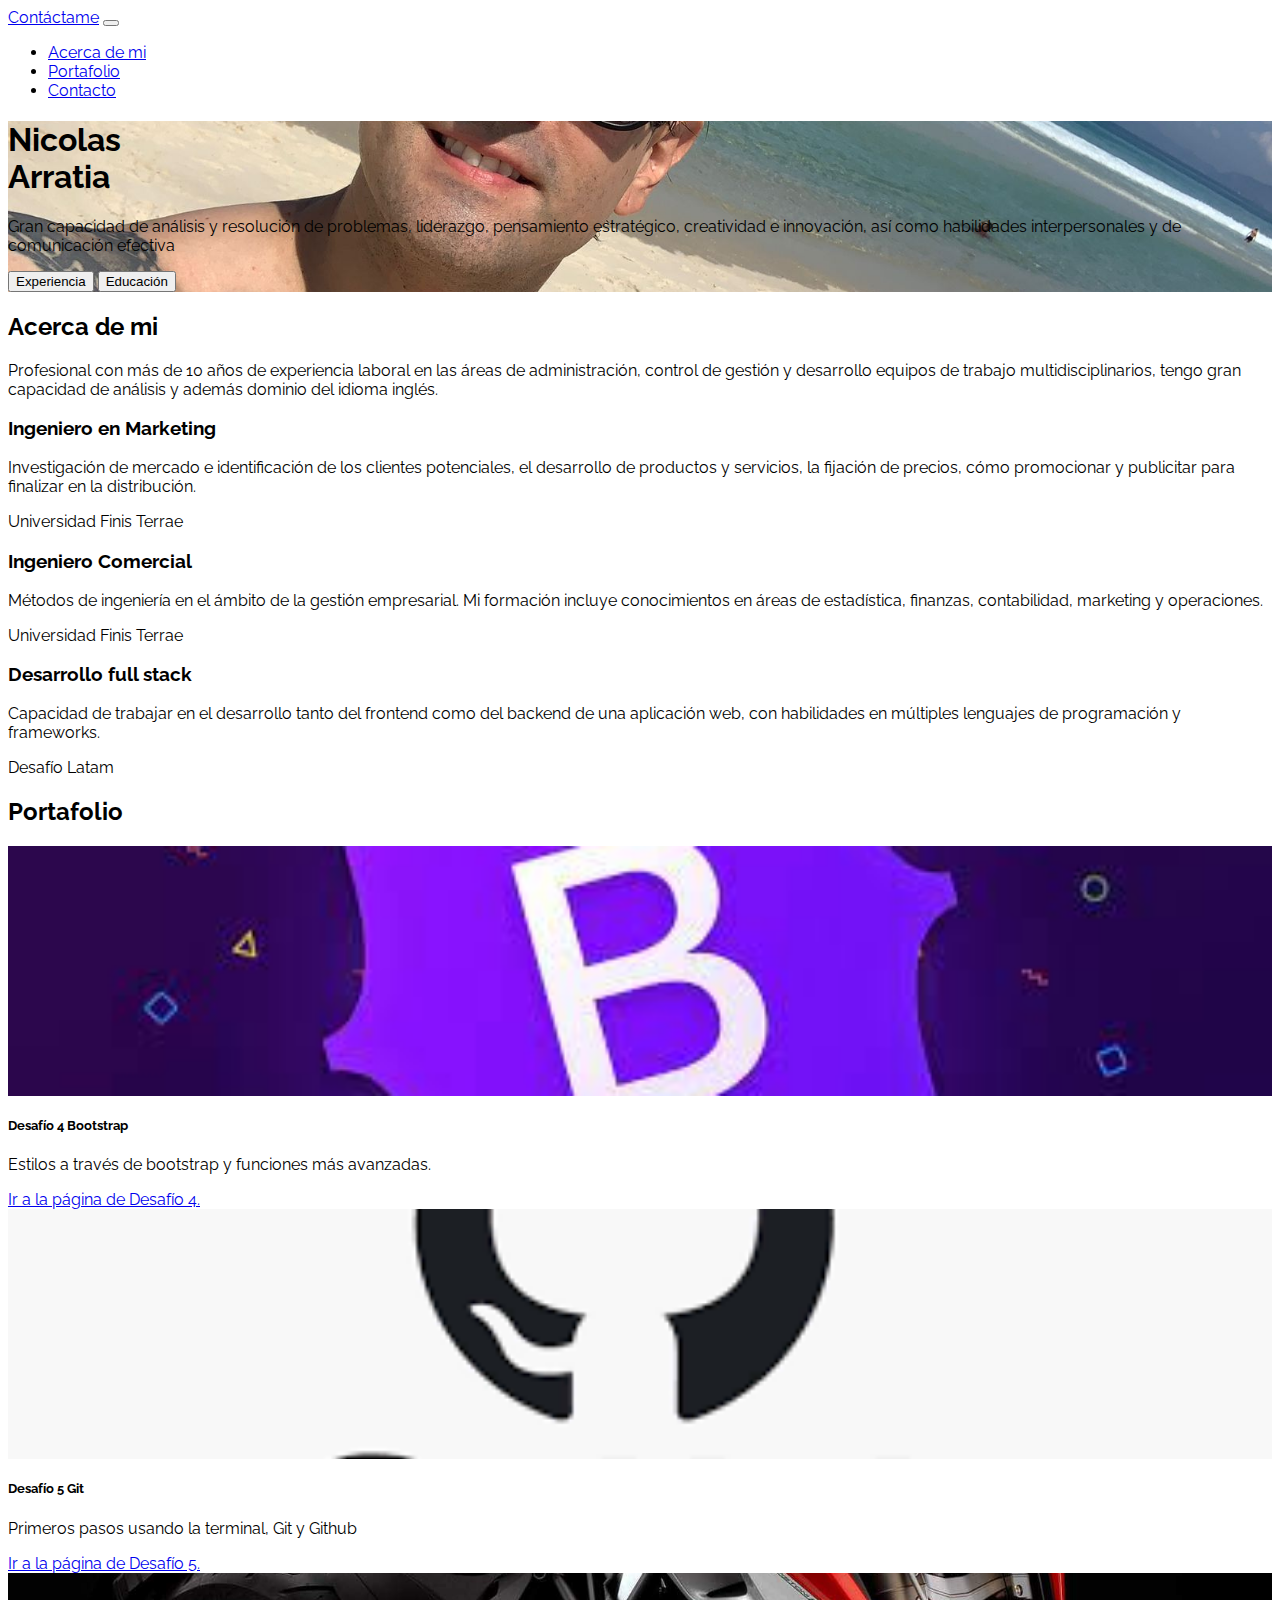
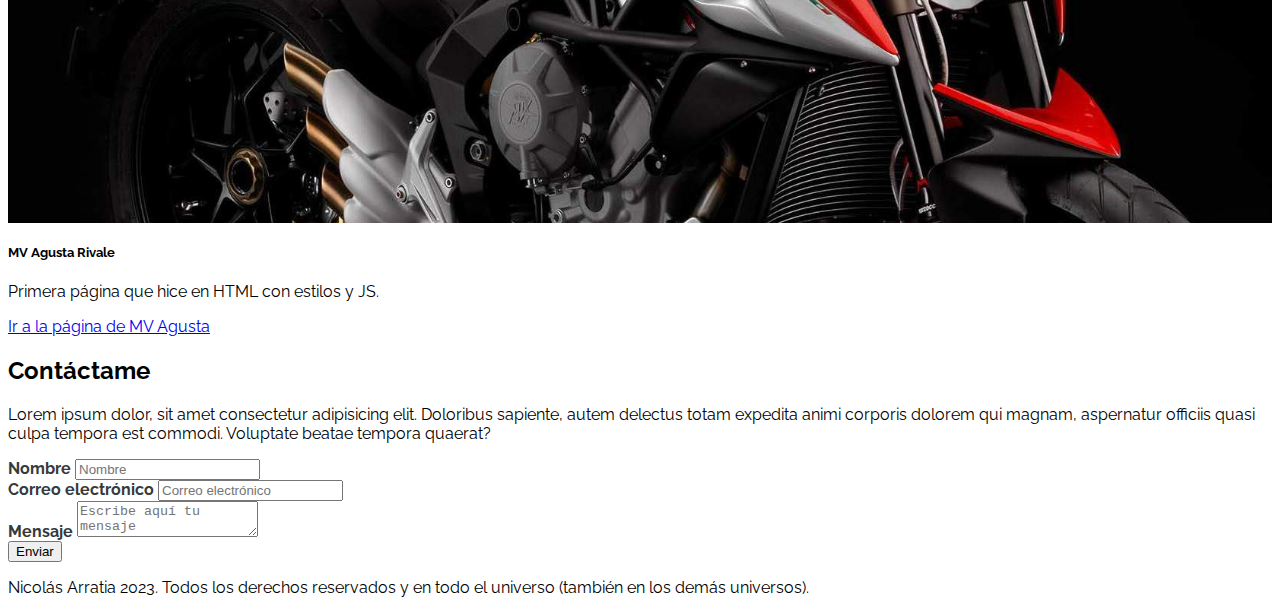
<file: index.html>
<!DOCTYPE html>
<html lang="es">

<head>
    <meta charset="UTF-8">
    <meta http-equiv="X-UA-Compatible" content="IE=edge">
    <meta name="viewport" content="width=device-width, initial-scale=1.0">
    <link rel="preconnect" href="https://fonts.googleapis.com">
    <link rel="preconnect" href="https://fonts.gstatic.com" crossorigin>
    <link href="https://fonts.googleapis.com/css2?family=Raleway:wght@400;700&display=swap" rel="stylesheet">
    <link href="https://cdn.jsdelivr.net/npm/bootstrap@5.1.3/dist/css/bootstrap.min.css" rel="stylesheet"
        integrity="sha384-1BmE4kWBq78iYhFldvKuhfTAU6auU8tT94WrHftjDbrCEXSU1oBoqyl2QvZ6jIW3" crossorigin="anonymous">
    <title>Nicolás Arratia</title>
    <link rel="stylesheet" href="https://cdnjs.cloudflare.com/ajax/libs/font-awesome/5.9.0/css/all.min.css"
        integrity="sha512-q3eWabyZPc1XTCmF+8/LuE1ozpg5xxn7iO89yfSOd5/oKvyqLngoNGsx8jq92Y8eXJ/IRxQbEC+FGSYxtk2oiw=="
        crossorigin="anonymous" referrerpolicy="no-referrer" />
    <link rel="stylesheet" href="assets/css/estilos.css">
    <link rel="shortcut icon" href="./assets/img/1238950.png" type="image/x-icon">
</head>

<body>
    <nav class="navbar navbar-expand-lg navbar-dark bg-dark fixed-top">
        <div class="container">
            <a class="navbar-brand fw-bold" href="#Contacto">Contáctame</a>
            <button class="navbar-toggler" type="button" data-bs-toggle="collapse"
                aria-controls="navbarSupportedContent" aria-expanded="false" aria-label="Toggle navigation">
                <span class="navbar-toggler-icon"></span>
            </button>
            <div class="collapse navbar-collapse" id="navbarSupportedContent">
                <ul class="navbar-nav ms-auto mb-2 mb-lg-0 fs-5">
                    <li class="nav-item">
                        <a class="nav-link" href="Acerca-de-mi">Acerca de mi</a>
                    </li>
                    <li class="nav-item">
                        <a class="nav-link" href="Mis-trabajos">Portafolio</a>
                    </li>
                    <li class="nav-item">
                        <a class="nav-link" href="Contacto">Contacto</a>
                    </li>

                </ul>

            </div>
        </div>
    </nav>

    <header id="Hero-Section" class="text-light text-end py-5 mt-5">
        <div class="container">
            <div class="ms-auto col-12 col-md-7 ">
                <h1 class="display-1 fw-bold my-5">
                    Nicolas<br> Arratia
                </h1>
                <p class="my-5">
                    Gran capacidad de análisis y resolución de problemas, liderazgo, pensamiento estratégico, creatividad e innovación, así como habilidades interpersonales y de comunicación efectiva</p>
                <div class="mb-5 pb-5">
                    <button class="btn btn-lg btn-outline-info text-light me-4">Experiencia</button>
                    <button class="btn btn-lg btn-info text-light">Educación</button>
                </div>
            </div>
        </div>
    </header>


    <section id="Acerca-de-mi" class="container text-center my-5">


        <h2 class="display-3 fw-bold my-4">Acerca de mi</h2>

        <p class="my-4">
            Profesional con más de 10 años de experiencia laboral en las áreas de administración, control de gestión y desarrollo equipos de trabajo multidisciplinarios, tengo gran capacidad de análisis y además dominio del idioma inglés.</p>


        <div class="row">
            <div class="col-12 col-md-4">
                <i class="fas fa-camera fa-3x my-3"></i>
                <h3 class="my-3 fw-bold">Ingeniero en Marketing</h3>
                <p class="my-3">
                    Investigación de mercado e identificación de los clientes potenciales, el desarrollo de productos y servicios, la fijación de precios, cómo promocionar y publicitar para finalizar en la distribución.
                </p> Universidad Finis Terrae<br>
            </div>
            <div class="col-12 col-md-4">
                <i class="fas fa-bullhorn fa-3x my-3"></i>
                <h3 class="my-3 fw-bold">Ingeniero Comercial</h3>
                <p class="my-3">
                    Métodos de ingeniería en el ámbito de la gestión empresarial. Mi formación incluye conocimientos en áreas de estadística, finanzas, contabilidad, marketing y operaciones.
                </p> Universidad Finis Terrae<br>
            </div>
            <div class="col-12 col-md-4">
                <i class="far fa-map fa-3x my-3"></i>
                <h3 class="my-3 fw-bold">Desarrollo full stack</h3>
                <p class="my-3">
                Capacidad de trabajar en el desarrollo tanto del frontend como del backend de una aplicación web, con habilidades en múltiples lenguajes de programación y frameworks.
                </p>Desafío Latam<br>
            </div>
        </div>
    </section>


    <section id="Mis-trabajos" class="my-5 p-5 bg-info">

        <h2 class="display-4 fw-bold text-center text-light mb-3">Portafolio</h2>

        <div class="row">
            <div class="col-12 col-sm-4 py-2">
                <div class="card">
                    <div class="image-top" style="background-image: url(assets/img/bs.jpg)"></div>
                    <div class="card-body">
                        <h5 class="card-title fw-bold">Desafío 4 Bootstrap</h5>
                        <p class="card-text">
                            Estilos a través de bootstrap y funciones más avanzadas.
                        </p>
                        <a href="./fdsw-github/index.html">Ir a la página de Desafío 4.</a>
                    </div>
                </div>
            </div>
            <div class="col-12 col-sm-4 py-2">
                <div class="card">
                    <div class="image-top" style="background-image: url(assets/img/descarga.png)"></div>
                    <div class="card-body">
                        <h5 class="card-title fw-bold">Desafío 5 Git</h5>
                        <p class="card-text">
                            Primeros pasos usando la terminal, Git y Github
                        </p>
                        <a href="./fdsw-github/index.html">Ir a la página de Desafío 5.</a>
                    </div>
                </div>
            </div>
            <div class="col-12 col-sm-4 py-2">
                <div class="card">
                    <div class="image-top" style="background-image: url(assets/img/MV\ Agusta\ Rivale\ 800\ \ 13\ \ 4.jpg)"></div>
                    <div class="card-body">
                        <h5 class="card-title fw-bold">MV Agusta Rivale</h5>
                        <p class="card-text">
                            Primera página que hice en HTML con estilos y JS.
                        </p>
                        <a href="./Carpeta blog/Index.html">Ir a la página de MV Agusta</a>

                    </div>
                </div>
            </div>
        </div>

    </section>



    <section id="Contacto" class="container my-5">

        <h2 class="display-4 fw-bold text-center my-4">Contáctame</h2>

        <p class="text-center my-4 d-none d-md-block">Lorem ipsum dolor, sit amet consectetur adipisicing elit.
            Doloribus
            sapiente, autem delectus totam expedita
            animi corporis dolorem qui magnam, aspernatur officiis quasi culpa tempora est commodi. Voluptate beatae
            tempora quaerat?</p>

        <form>


            <div class="form-group mb-4">
                <label class="mb-2">Nombre</label>
                <input class="form-control" placeholder="Nombre">
            </div>

            <div class="form-group mb-4">
                <label class="mb-2">Correo electrónico</label>
                <input class="form-control" placeholder="Correo electrónico" />
            </div>


            <div class="form-group">
                <label class="mb-2">Mensaje</label>
                <textarea class="form-control" placeholder="Escribe aquí tu mensaje"></textarea>
            </div>

            <div class="my-3 text-end">
                <button class="btn btn-info text-light">Enviar</button>
            </div>



        </form>

    </section>



    <footer class="bg-dark text-center text-light p-4">
        <p class="mb-0">Nicolás Arratia 2023. Todos los derechos reservados y en todo el universo (también en los demás universos).</p>
    </footer>


    <script src="https://cdn.jsdelivr.net/npm/bootstrap@5.1.3/dist/js/bootstrap.bundle.min.js"
        integrity="sha384-ka7Sk0Gln4gmtz2MlQnikT1wXgYsOg+OMhuP+IlRH9sENBO0LRn5q+8nbTov4+1p"
        crossorigin="anonymous"></script>
</body>

</html>
</file>
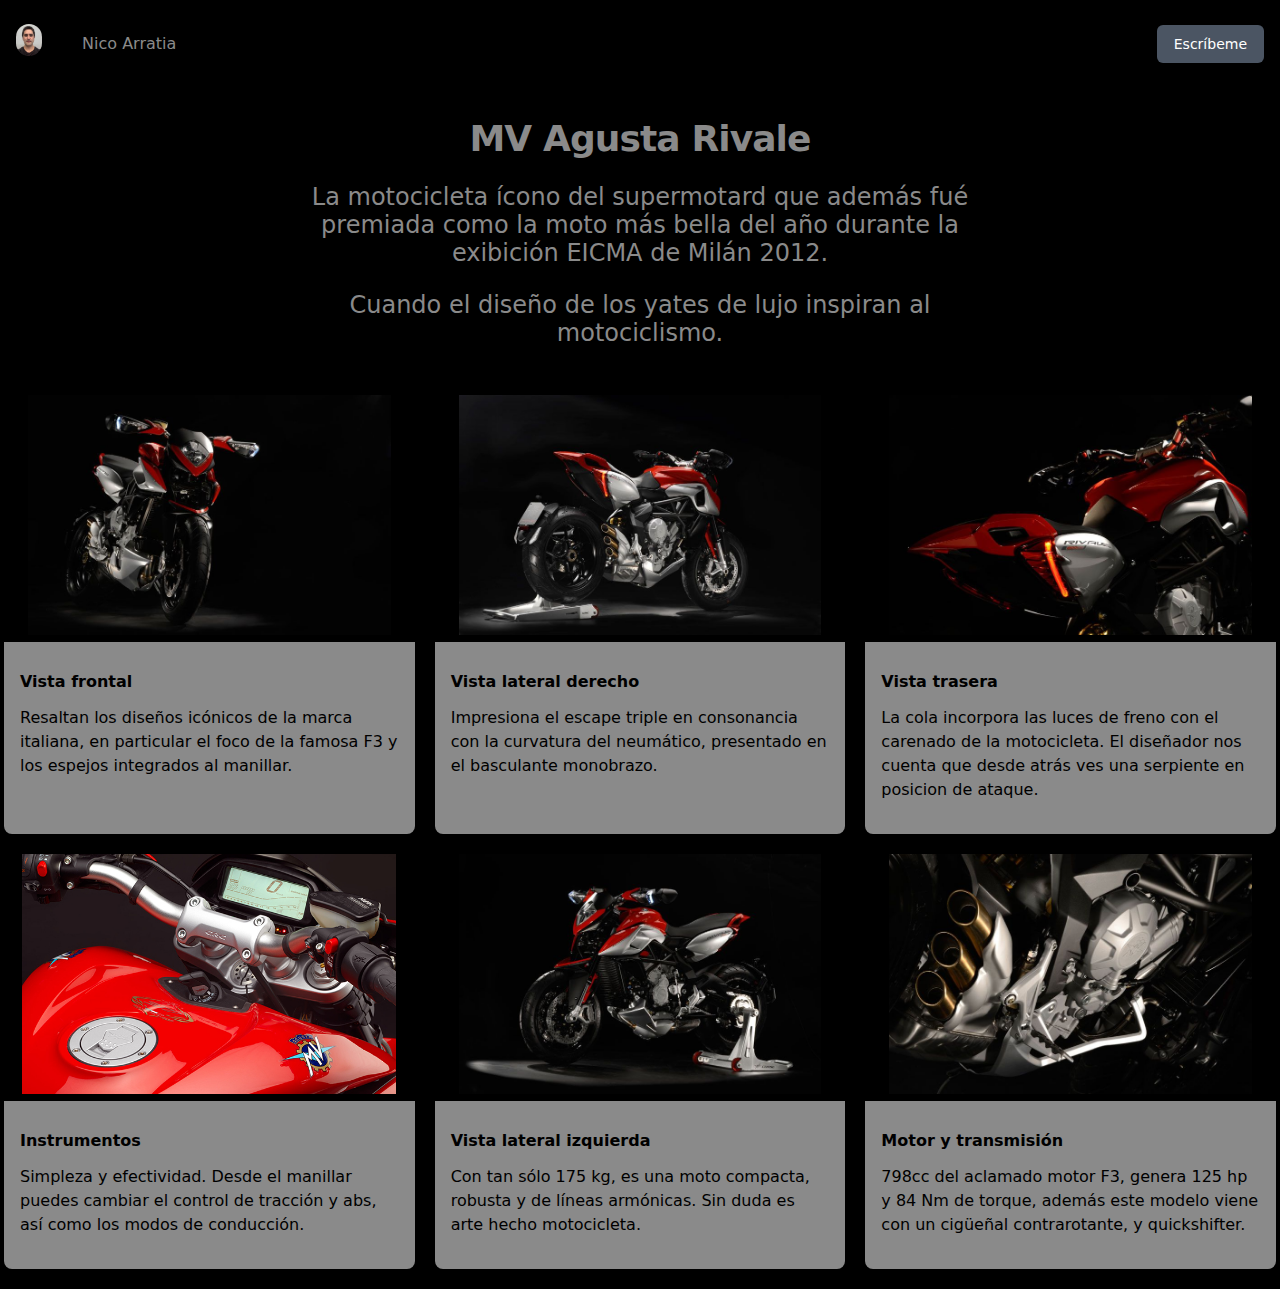
<file: Carpeta blog/Index.html>
<!DOCTYPE html>
<html lang="es">
<head>
    <meta charset="UTF-8">
    <link rel="stylesheet" href="Styles.css">
    <meta http-equiv="X-UA-Compatible" content="IE=edge">
    <meta name="viewport" content="width=device-width, initial-scale=1.0">
    <title>Rivale 800</title>
</head>
<body>
    <header> 
        <nav>
            <div class="left-nav">
                <div class="image-content">
                    <a href="nicoarratia.html">
                        <img class="profile-pic"src="./img/nicocara.jpeg"alt="foto del autor">
                    </a>
                </div>
                <div class="name-content">    
                    <a href="nicoarratia.html">
                        Nico Arratia
                    </a>
                </div>
            </div>    
            <div class="contact-content">
                <a href="nicolas.andres.arratia@gmail.com">Escríbeme
                </a>
            </div>         
        </nav>
    </header>

<main>
    <div class="blog-description">
        <h1>
        MV Agusta Rivale
        </h1>
        <p>
        La motocicleta ícono del supermotard que además fué premiada como la moto más bella del año durante la exibición EICMA de Milán 2012.       </p>       
        <p>Cuando el diseño de los yates de lujo inspiran al motociclismo.
        </p>
    </div>

    <div class="articles-area">
            
        <div class="article-area">
            <div class="image-article-area">
                    <a href="vistafrontal.html">
                        <img src="./img/derecho adelante.jpeg" alt="Foto frontal rivale">
                    </a>
            </div>
            <div class="info-article">
                <div>
                    <span>
                    </span>
                    <a href="vistafrontal.html">
                    <p class="title-info-article">
                        Vista frontal
                    </p>
                    </a>
                    <p class="description-info-article">
                        Resaltan los diseños icónicos de la marca italiana, en particular el foco de la famosa F3 y los espejos integrados al manillar.
                    </p>
                </div>
            </div>
        </div>

        <div class="article-area">
            <div class="image-article-area">
                    <a href="lateralderecho.html">
                        <img src="img/derecho y atras.jpeg" alt="Foto lado derecho rivale">
                    </a>
            </div>
            <div class="info-article">
                <div>
                    <span>
                    </span>
                    <a href="lateralderecho.html">
                    <p class="title-info-article">
                        Vista lateral derecho
                    </p>
                    </a>
                    <p class="description-info-article">
                        Impresiona el escape triple en consonancia con la curvatura del neumático, presentado en el basculante monobrazo.
                    </p>
                </div>
            </div>
        </div>

        <div class="article-area">
            <div class="image-article-area">
                    <a href="trasera.html">
                        <img src="img/cola2.jpeg" alt="Foto trasera rivale">
                    </a>
            </div>
            <div class="info-article">
                <div>
                    <span>
                    </span>
                    <a href="trasera.html">
                    <p class="title-info-article">
                        Vista trasera
                    </p>
                    </a>
                    <p class="description-info-article">
                        La cola incorpora las luces de freno con el carenado de la motocicleta. El diseñador nos cuenta que desde atrás ves una serpiente en posicion de ataque.
                    </p>
                </div>             
            </div>
        </div>
       
        <div class="article-area">
            <div class="image-article-area">
                    <a href="Instrumentos.html">
                        <img src="img/center 1024_2000.jpg" alt="Foto trasera rivale">
                    </a>
            </div>
            <div class="info-article">
                <div>
                    <span>
                    </span>
                    <a href="Instrumentos.html">
                    <p class="title-info-article">
                        Instrumentos
                    </p>
                    </a>
                    <p class="description-info-article">
                        Simpleza y efectividad. Desde el manillar puedes cambiar el control de tracción y abs, así como los modos de conducción.
                    </p>
            </div>
        </div>
    </div>
    <div class="article-area">
        <div class="image-article-area">
                <a href="lateralizquierdo.html">
                    <img src="img/izquierdo.jpeg"Foto izquierda rivale">
                </a>
        </div>
        <div class="info-article">
            <div>
                <span>
                </span>
                <a href="lateralizquierdo.html">
                <p class="title-info-article">
                    Vista lateral izquierda
                </p>
                </a>
                <p class="description-info-article">
                    Con tan sólo 175 kg, es una moto compacta, robusta y de líneas armónicas. Sin duda es arte hecho motocicleta.
                </p>
        </div>
    </div>
</div>
<div class="article-area">
    <div class="image-article-area">
            <a href="Motor.html">
                <img src="img/motor y escape.jpeg" alt="Foto motor rivale">
            </a>
    </div>
    <div class="info-article">
        <div>
            <span>
            </span>
            <a href="Motor.html">
            <p class="title-info-article">
                Motor y transmisión
            </p>
            </a>
            <p class="description-info-article">
                798cc del aclamado motor F3, genera 125 hp y 84 Nm de torque, además este modelo viene con un cigüeñal contrarotante, y quickshifter.
            </p>
    </div>
</div>
</div>
            
</main>
</file>
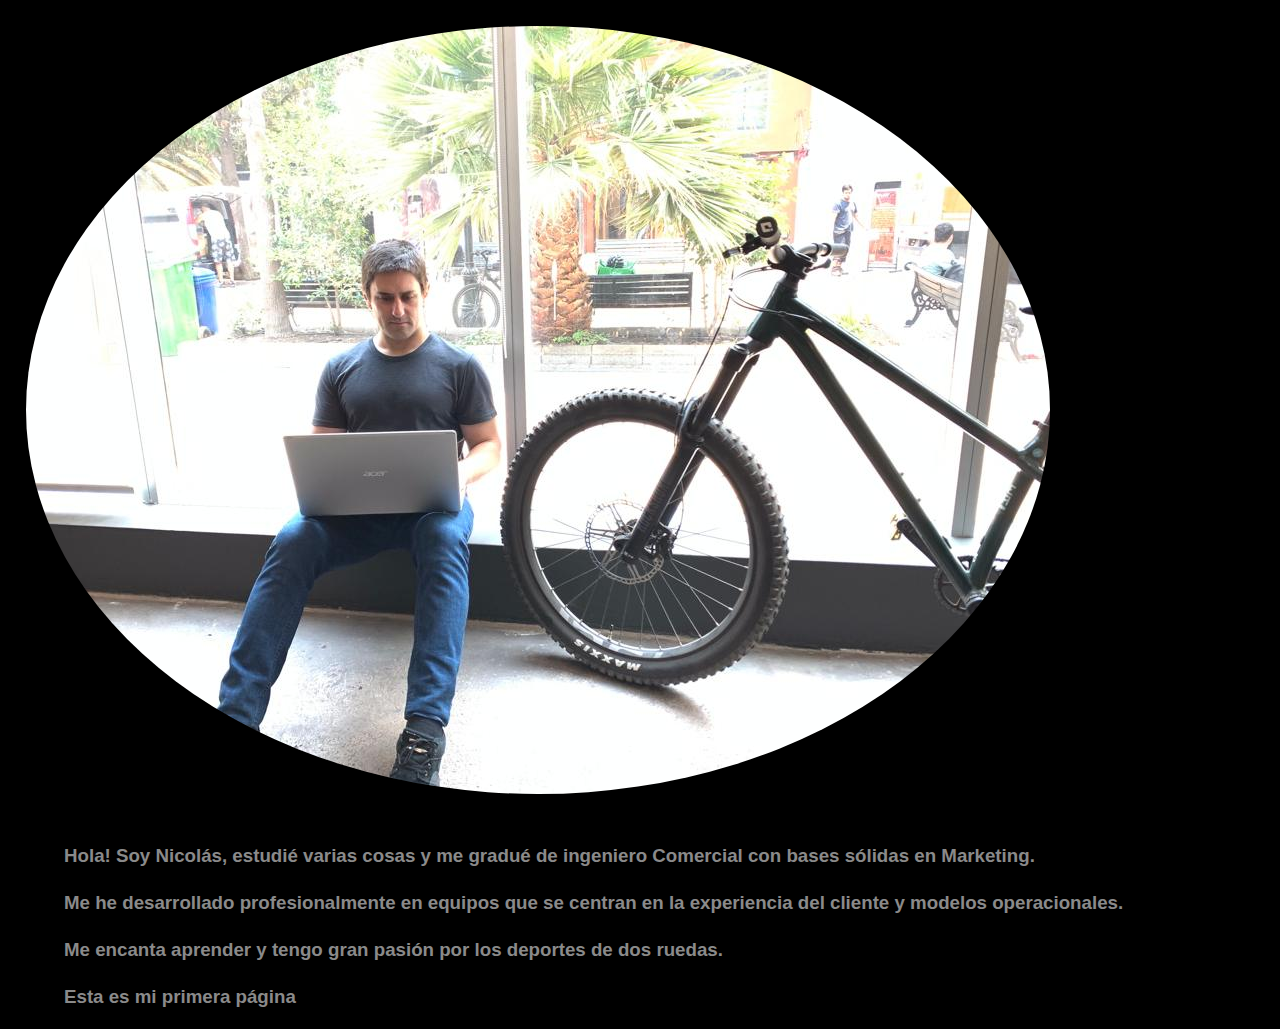
<file: Carpeta blog/nicoarratia.html>
<!DOCTYPE html>
<html lang="es">
<head>
    <meta charset="UTF-8">
    <link rel="stylesheet" href="Styles.css">
    <meta http-equiv="X-UA-Compatible" content="IE=edge">
    <meta name="viewport" content="width=device-width, initial-scale=1.0">
    <title>Nico Arratia</title>
        <style>
        </style>
</head>
<body>
    <a href="Index.html"><img src="./img/WhatsApp Image 2022-12-16 at 13.46.28.jpeg" style="margin: 2%; border-radius: 50%;" alt=""></a>

    
<hr>


    <h3> Hola! Soy Nicolás, estudié varias cosas y me gradué de ingeniero   Comercial con bases sólidas en Marketing.</h3>
    <h3>Me he desarrollado    profesionalmente en equipos que se centran en la experiencia del cliente y modelos operacionales. </h3>
        <h3>    Me encanta aprender y tengo gran pasión por los deportes de dos ruedas.</h3>
    <h3>Esta es mi primera página</h3>
    <script>
        let Visita = 0
        Visita = prompt("¿Que te pareció mi primer sitio? de 1 a 5, dónde 5 es la mejor nota")
    
        if (Visita == 1) {
                alert("Gracias por contestar")
        } else if(Visita == 2){
            alert("Gracias por tu respuesta")
        } else if(Visita == 3){
            alert("Escríbeme y dame feedback")
        } else if(Visita == 4){
            alert("Me alegro que te gusten las motos")
        } else if(Visita == 5){
            alert("Muchas gracias!")
        }
        else{
            alert("Tu respuesta debe ser de 1 a 5")
        }
    </script>     
</body>

</html>
</file>
<file: assets/css/estilos.css>
body {
  font-family: "Raleway", sans-serif;
}

/* Hero Section */

#Hero-Section {
  background-image: url("../img/WhatsApp\ Image\ 2023-03-22\ at\ 19.42.35.jpeg");
  background-repeat: no-repeat;
  background-size: cover;
  background-position: left;
}

/* Mis trabajos */

#Mis-trabajos .image-top {
  height: 250px;
  background-repeat: no-repeat;
  background-size: cover;
  background-position: center;
}

/* Contacto */

#Contacto form label {
  font-weight: 700;
  color: #373a3c;
}

@media (max-width: 768px) {
  #Contacto form label {
    font-weight: 400;
  }

  .navbar-brand{
    width: 100px;
  }

}
</file>
<file: Carpeta blog/Styles.css>
* {
    box-sizing: border-box;
    border-width: 0;
    border-style: solid;
    border-color: #e5e7eb;
}

html {
    font-family: ui-sans-serif, system-ui, -apple-system, BlinkMacSystemFont,
        "Segoe UI", Roboto, "Helvetica Neue", Arial, "Noto Sans", sans-serif,
        "Apple Color Emoji", "Segoe UI Emoji", "Segoe UI Symbol", "Noto Color Emoji";
    line-height: 1.5;
}

body {
    font-family: inherit;
    line-height: inherit;
    margin: 0;
    background-color: black;
}

a {
    color: inherit;
    text-decoration: inherit;
}

header {
    position: relative;
    padding: 1.5rem 0;
}

header nav {
    padding-left: 1rem;
    padding-right: 1rem;
    max-width: 80rem;
    margin-left: auto;
    margin-right: auto;
    justify-content: space-between;
    align-items: center;
    display: flex;
}

main {
    position: relative;
    padding-top: 16px;
    padding-bottom: 20px;
    padding-left: 4px;
    padding-right: 4px;
    position: relative;
    max-width: 80rem;
    margin-left: auto;
    margin-right: auto;
}

.left-nav {
    flex: 1 1 0%;
    align-items: center;
    display: flex;
}

.image-content {
    justify-content: space-between;
    align-items: center;
    display: flex;
}

.profile-pic {
    width: auto;
    height: 2rem;
    border-radius: 9999px;
}

.name-content {
    margin-left: 2.5rem;
    margin-right: 2.5rem;
}

.name-content a {
    --tw-text-opacity: 1;
    color: #8a8a8a;
    font-weight: 500;
}

.contact-content a {
    border-color: transparent;
    border-radius: .375rem;
    border-width: 1px;
    display: inline-flex;
    align-items: center;
    font-weight: 500;
    font-size: .875rem;
    line-height: 1.25rem;
    padding-top: .5rem;
    padding-left: 1rem;
    padding-right: 1rem;
    padding-bottom: .5rem;
    background-color: rgba(75, 85, 99, var(--tw-bg-opacity));
    color: rgba(255, 255, 255, var(--tw-text-opacity));
    --tw-bg-opacity: 1;
    --tw-text-opacity: 1;
}

.blog-description {
    text-align: center;
}

.blog-description h1 {
    margin-top: 1rem;
    letter-spacing: -.025em;
    font-size: 2.25rem;
    line-height: 2.5rem;
    color: #8a8a8a;
    font-weight: 800;
    --tw-text-opacity: 1;
}

.blog-description p {
    margin-top: 1rem;
    max-width: 42rem;
    --tw-text-opacity: 1;
    color: #8a8a8a;
    margin-left: auto;
    margin-right: auto;
    font-size: 1.5rem;
    line-height: 1.75rem;
}

.articles-area {
    grid-template-columns: repeat(3, minmax(0, 1fr));
    max-width: none;
    gap: 1.25rem;
    margin-top: 3rem;
    margin-left: auto;
    margin-right: auto;
    display: grid;
}

.article-area {
    --tw-shadow: 0 10px 15px -3px rgba(0, 0, 0, 0.1), 0 4px 6px -2px rgba(0, 0, 0, 0.05);
    box-shadow: var(--tw-ring-offset-shadow, 0 0 #0000), var(--tw-ring-shadow, 0 0 #0000), var(--tw-shadow);
    overflow: hidden;
    flex-direction: column;
    display: flex;
    border-radius: .5rem;
}

.image-article-area {
    flex-shrink: 70;
}

.image-article-area a img {
    width: 100%;
    object-fit: scale-down;
    height: 15rem;
}

.info-article {
    padding: 1rem;
    flex: 100%;
    justify-content: space-between;
    flex-direction: column;
    display: flex;
    --tw-bg-opacity: 1;
    background-color: #8a8a8a;
}

.info-article span {
    font-size: .875rem;
    line-height: 1.25rem;
    font-weight: 500;
}

.info-article a {
    display: block;
    margin-top: .5rem;

}

.title-info-article {
    --tw-text-opacity: 1;
    color: black;
    font-size: 1.0rem;
    line-height: 1.0rem;
    font-weight: 700;
    text-decoration:0;
}

.description-info-article {
    margin-top: 0.5rem;
    --tw-text-opacity: 1;
    color: black;
    font-size: 1rem;
    line-height: 1.5rem;
}

.date-area {
    display: flex;
    margin-top: 1.5rem;
    --tw-text-opacity: 1;
    color: rgba(107, 114, 128, var(--tw-text-opacity));
    font-size: .875rem;
    line-height: 1.25rem;
}

h3{color:#8a8a8a;text-justify: center; font-style: normal; font-family: 'Gill Sans', 'Gill Sans MT', Calibri, 'Trebuchet MS', sans-serif; margin-left: 5%; margin-top: 0%; margin-right: 5%;}
</file>
